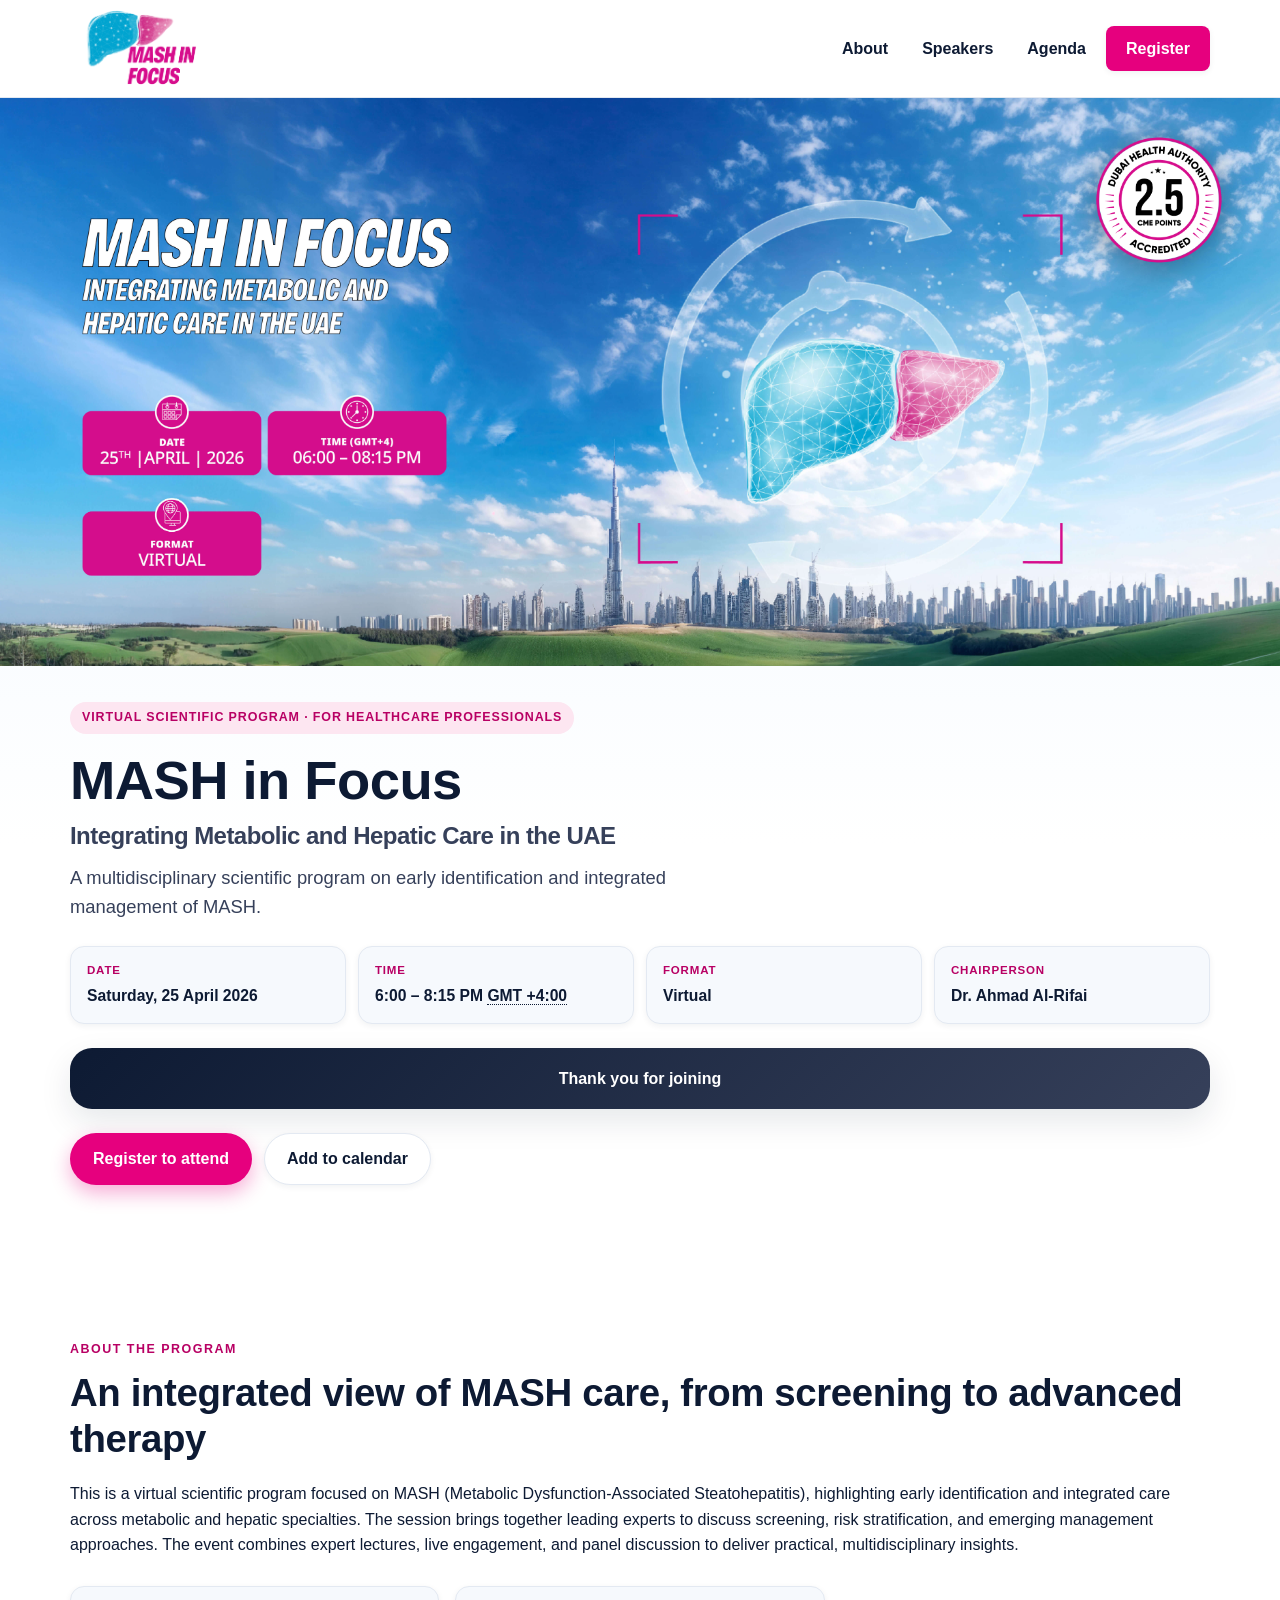
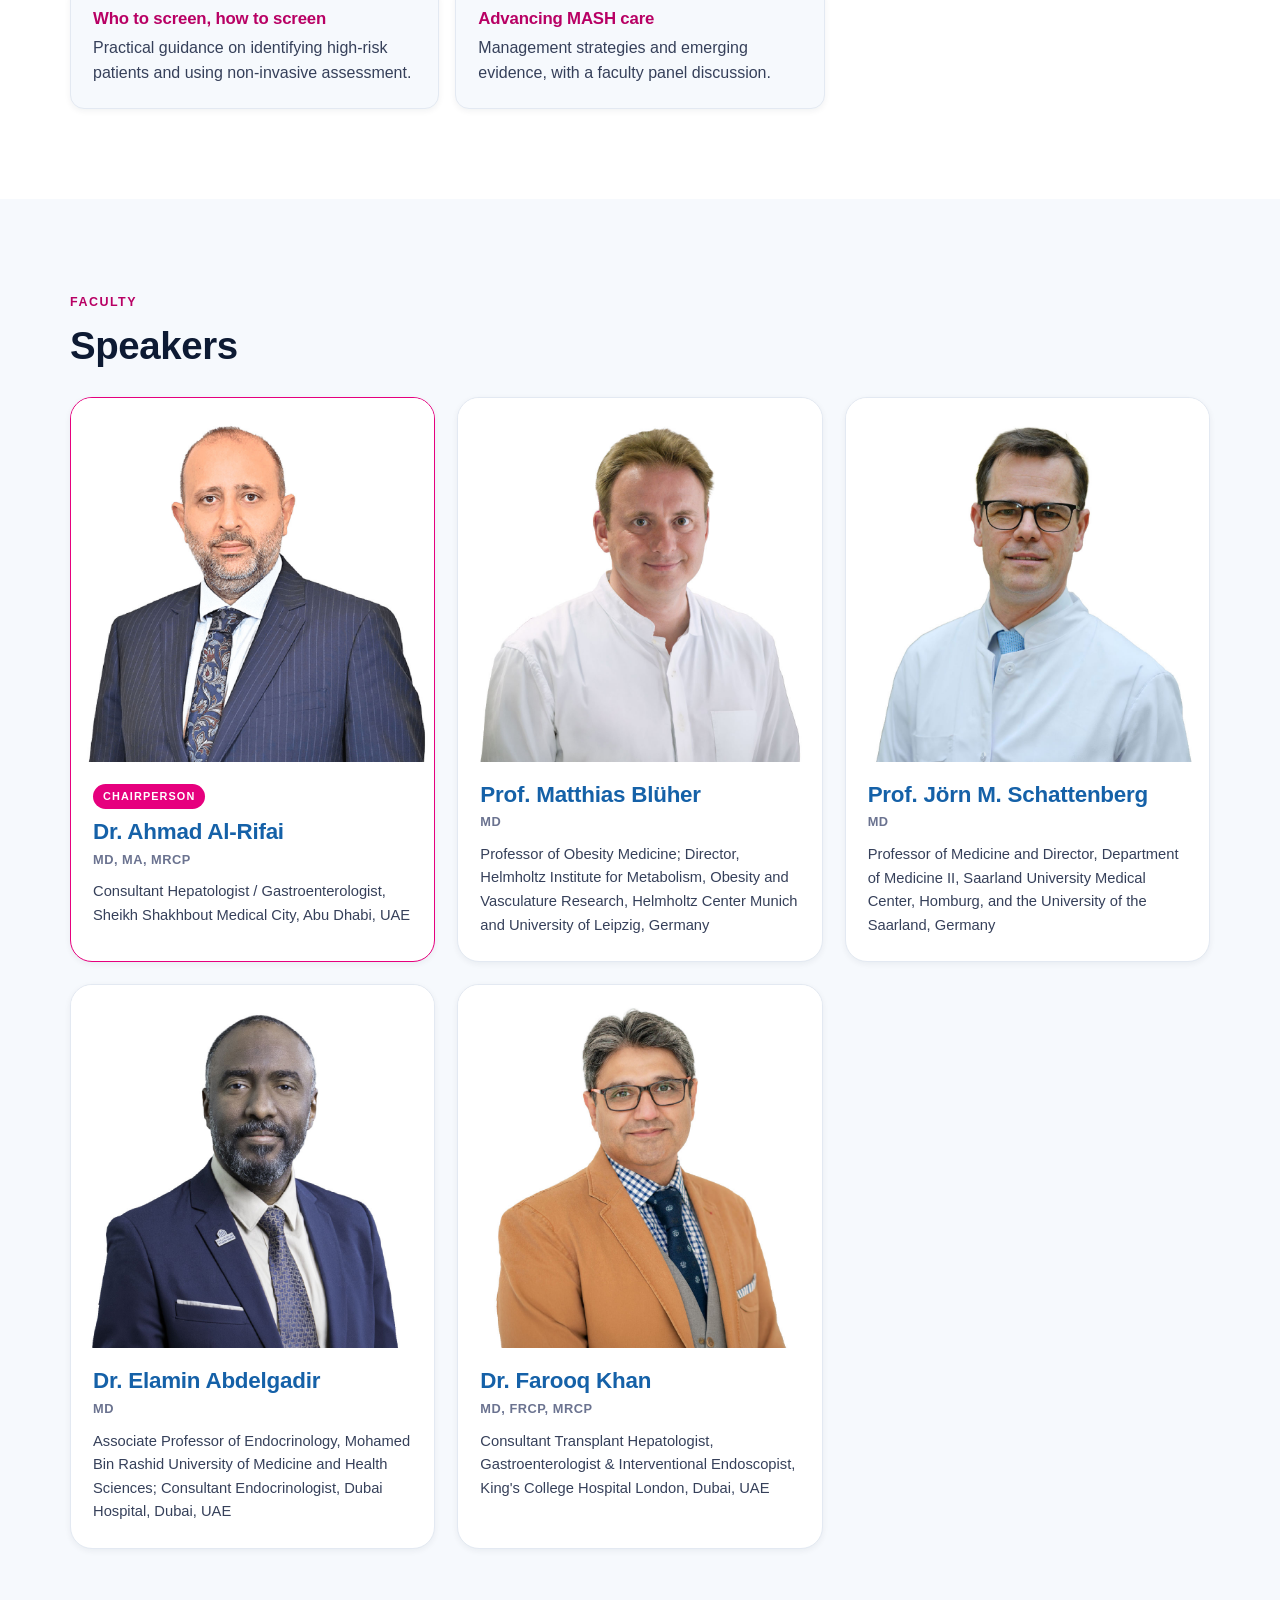
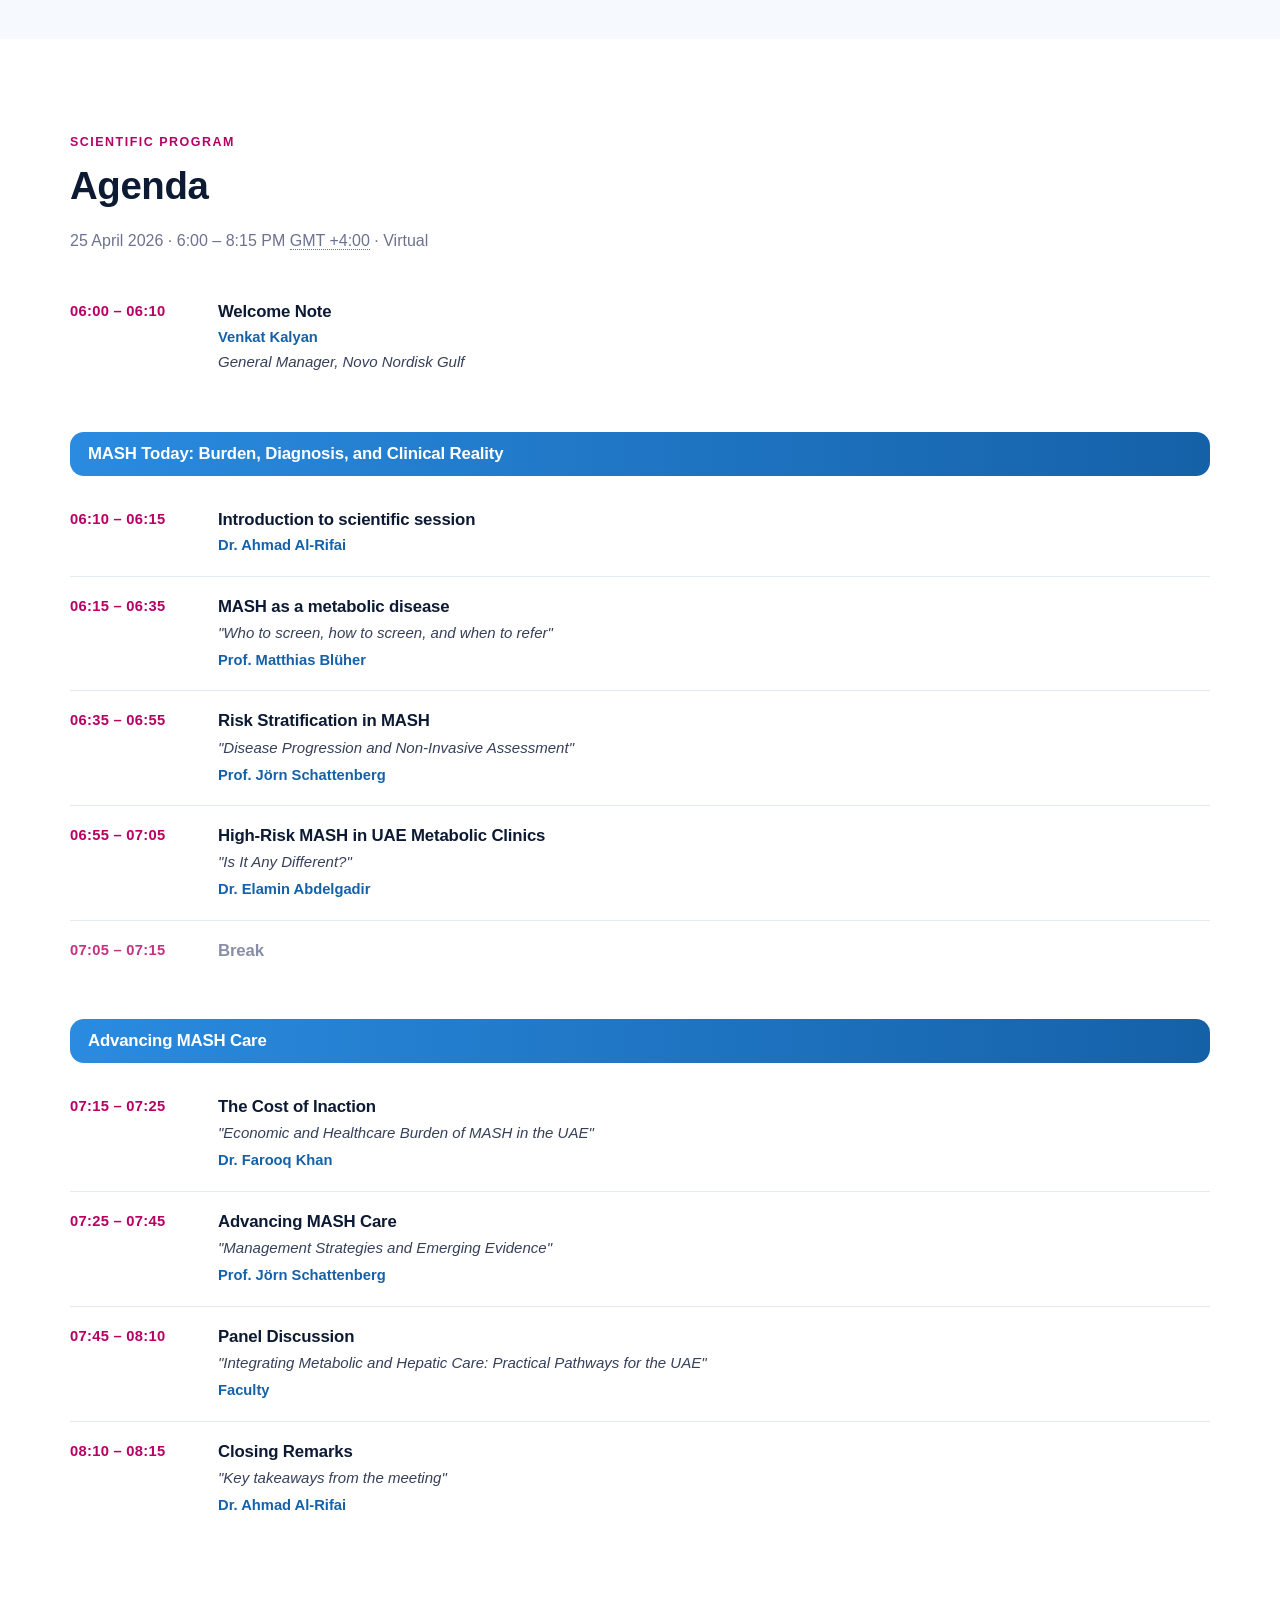
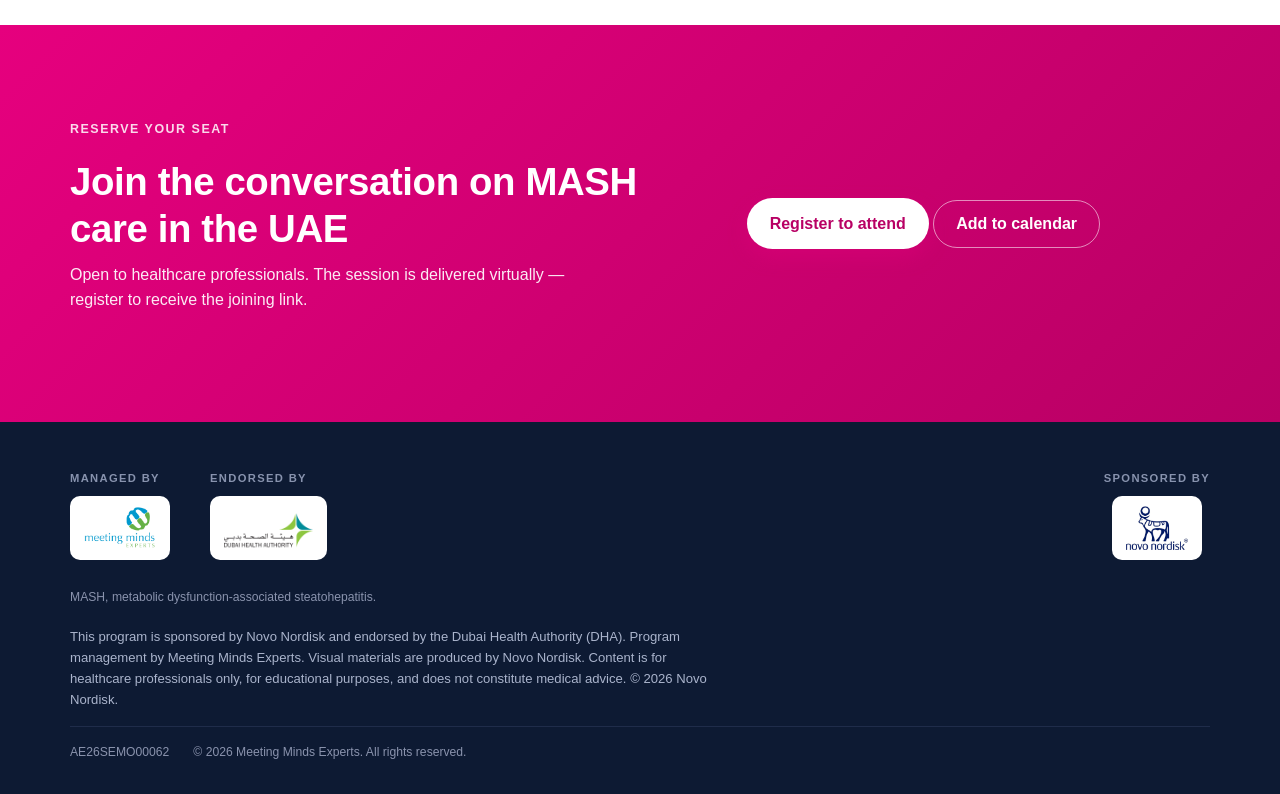
<file: index.html>
<!doctype html>
  <html lang="en">
  <head>
    <meta charset="utf-8">
    <meta name="viewport" content="width=device-width, initial-scale=1, viewport-fit=cover">
    <meta name="theme-color" content="#e6007e">
    <meta name="color-scheme" content="light">

    <!-- Google tag (gtag.js) -->
    <script async src="https://www.googletagmanager.com/gtag/js?id=G-HH081LKK8Q"></script>
    <script>
      window.dataLayer = window.dataLayer || [];
      function gtag(){dataLayer.push(arguments);}
      gtag('js', new Date());
      gtag('config', 'G-HH081LKK8Q');
    </script>

    <title>MASH in Focus: Integrating Metabolic and Hepatic Care in the UAE | 25 April 2026</title>
    <meta name="description" content="A virtual multidisciplinary scientific program on early identification and integrated management of MASH (metabolic dysfunction-associated steatohepatitis). Saturday, 25 April 2026, 6:00 – 8:15 PM (Gulf Standard Time). Chaired by Dr. Ahmad Al‑Rifai with leading hepatology and endocrinology faculty from the UAE and Germany. For healthcare professionals.">
    <meta name="keywords" content="MASH, metabolic dysfunction-associated steatohepatitis, NASH, semaglutide, hepatology, endocrinology, UAE, Dubai, Abu Dhabi, Novo Nordisk, liver disease, metabolic disease, scientific program, CME, healthcare professionals">
    <meta name="author" content="Novo Nordisk">
    <meta name="robots" content="index,follow,max-image-preview:large">

    <link rel="canonical" href="https://mashinfocus.com/">

    <!-- Open Graph -->
    <meta property="og:type" content="website">
    <meta property="og:site_name" content="MASH in Focus">
    <meta property="og:title" content="MASH in Focus: Integrating Metabolic and Hepatic Care in the UAE">
    <meta property="og:description" content="Virtual scientific program · 25 April 2026 · 6:00 – 8:15 PM (GMT +4:00). Chaired by Dr. Ahmad Al‑Rifai with leading hepatology and endocrinology faculty. For healthcare professionals.">
    <meta property="og:url" content="https://mashinfocus.com/">
    <meta property="og:image" content="https://mashinfocus.com/assets/img/og-cover.jpg">
    <meta property="og:image:width" content="1200">
    <meta property="og:image:height" content="630">
    <meta property="og:image:alt" content="MASH in Focus: Integrating Metabolic and Hepatic Care in the UAE, 25 April 2026, virtual scientific event.">
    <meta property="og:locale" content="en_AE">

    <!-- Twitter -->
    <meta name="twitter:card" content="summary_large_image">
    <meta name="twitter:title" content="MASH in Focus: Integrating Metabolic and Hepatic Care in the UAE">
    <meta name="twitter:description" content="Virtual scientific program · 25 April 2026 · 6:00 – 8:15 PM (GMT +4:00). For healthcare professionals.">
    <meta name="twitter:image" content="https://mashinfocus.com/assets/img/og-cover.jpg">

    <!-- Favicons -->
    <link rel="icon" href="favicon.svg" type="image/svg+xml">
    <link rel="icon" href="favicon.png" type="image/png" sizes="256x256">
    <link rel="icon" href="favicon-32.png" type="image/png" sizes="32x32">
    <link rel="apple-touch-icon" href="favicon.png">

    <!-- Preload key assets -->
    <link rel="preload" as="video" href="assets/videos/mash2.mp4" type="video/mp4" fetchpriority="high">
    <link rel="preload" as="style" href="assets/css/styles.css">

    <link rel="stylesheet" href="assets/css/styles.css">

    <!-- JSON-LD: Event -->
    <script type="application/ld+json">
    {
      "@context": "https://schema.org",
      "@type": "Event",
      "name": "MASH in Focus: Integrating Metabolic and Hepatic Care in the UAE",
      "description": "A multidisciplinary scientific program on early identification and integrated management of MASH (metabolic dysfunction-associated steatohepatitis). Chaired by Dr. Ahmad Al‑Rifai with leading hepatology and endocrinology faculty from the UAE and Germany. For healthcare professionals only.",
      "startDate": "2026-04-25T18:00:00+04:00",
      "endDate": "2026-04-25T20:15:00+04:00",
      "eventStatus": "https://schema.org/EventScheduled",
      "eventAttendanceMode": "https://schema.org/OnlineEventAttendanceMode",
      "location": {
        "@type": "VirtualLocation",
        "url": "https://mashinfocus.com/"
      },
      "image": [
        "https://mashinfocus.com/assets/img/og-cover.jpg",
        "https://mashinfocus.com/assets/img/mash-banner-desk.jpg"
      ],
      "organizer": {
        "@type": "Organization",
        "name": "Novo Nordisk",
        "url": "https://www.novonordisk.com/"
      },
      "sponsor": {
        "@type": "Organization",
        "name": "Novo Nordisk"
      },
      "performer": [
        { "@type": "Person", "name": "Dr. Ahmad Al-Rifai", "jobTitle": "Consultant Hepatologist/Gastroenterologist, Sheikh Shakhbout Medical City, Abu Dhabi, UAE" },
        { "@type": "Person", "name": "Prof. Matthias Blüher", "jobTitle": "Professor of Obesity Medicine; Director, Helmholtz Institute for Metabolism, Obesity and Vasculature Research, Helmholtz Center Munich and University of Leipzig, Germany" },
        { "@type": "Person", "name": "Prof. Jörn M. Schattenberg", "jobTitle": "Professor of Medicine and Director, Department of Medicine II, Saarland University Medical Center, Homburg, Germany" },
        { "@type": "Person", "name": "Dr. Elamin Abdelgadir", "jobTitle": "Associate Professor of Endocrinology, MBRU; Consultant Endocrinologist, Dubai Hospital, UAE" },
        { "@type": "Person", "name": "Dr. Farooq Khan", "jobTitle": "Consultant Transplant Hepatologist, Gastroenterologist & Interventional Endoscopist, King's College Hospital London, Dubai, UAE" }
      ],
      "audience": {
        "@type": "Audience",
        "audienceType": "Healthcare professionals"
      },
      "inLanguage": "en",
      "isAccessibleForFree": true,
      "offers": {
        "@type": "Offer",
        "url": "https://mashinfocus.com/#register",
        "price": "0",
        "priceCurrency": "AED",
        "availability": "https://schema.org/InStock",
        "validFrom": "2026-04-10T00:00:00+04:00"
      }
    }
    </script>

    <!-- JSON-LD: Organization (AEO) -->
    <script type="application/ld+json">
    {
      "@context": "https://schema.org",
      "@type": "MedicalWebPage",
      "name": "MASH in Focus — Scientific Program",
      "url": "https://mashinfocus.com/",
      "audience": {
        "@type": "MedicalAudience",
        "audienceType": "MedicalResearcher"
      },
      "about": {
        "@type": "MedicalCondition",
        "name": "Metabolic dysfunction-associated steatohepatitis (MASH)",
        "alternateName": ["NASH", "Non-alcoholic steatohepatitis"]
      }
    }
    </script>
  </head>
  <body>

    <a class="skip-link" href="#main">Skip to content</a>

    <header class="site-header" id="top">
      <div class="container nav-bar">
        <a class="brand" href="#top" aria-label="MASH — home">
          <img class="brand-mark" src="assets/img/mash.png" alt="" width="200" height="auto" aria-hidden="true">

        </a>
        <button class="nav-toggle" type="button" aria-expanded="false" aria-controls="primary-nav" aria-label="Open menu">
          <svg class="nav-toggle-icon nav-toggle-open" xmlns="http://www.w3.org/2000/svg" width="24" height="24" viewBox="0 0 24 24" fill="none" stroke="currentColor" stroke-width="2.2" stroke-linecap="round" stroke-linejoin="round" aria-hidden="true" focusable="false">
            <line x1="4" y1="7" x2="20" y2="7"></line>
            <line x1="4" y1="12" x2="20" y2="12"></line>
            <line x1="4" y1="17" x2="20" y2="17"></line>
          </svg>
          <svg class="nav-toggle-icon nav-toggle-close" xmlns="http://www.w3.org/2000/svg" width="24" height="24" viewBox="0 0 24 24" fill="none" stroke="currentColor" stroke-width="2.2" stroke-linecap="round" stroke-linejoin="round" aria-hidden="true" focusable="false">
            <line x1="6" y1="6" x2="18" y2="18"></line>
            <line x1="18" y1="6" x2="6" y2="18"></line>
          </svg>
        </button>
        <nav class="primary-nav" id="primary-nav" aria-label="Primary">
          <ul>
            <li><a href="#about">About</a></li>
            <li><a href="#speakers">Speakers</a></li>
            <li><a href="#agenda">Agenda</a></li>
            <li><a class="nav-cta" href="#register" data-register>Register</a></li>
          </ul>
        </nav>
      </div>
    </header>

    <main id="main">

      <!-- HERO -->
      <section class="hero" aria-labelledby="hero-title">
        <div class="hero-banner">
          <video
            class="hero-video"
            src="assets/videos/mash2.mp4"
            poster="assets/img/mash-banner-desk.jpg"
            autoplay
            muted
            loop
            playsinline
            preload="auto"
            aria-label="MASH in Focus — Integrating Metabolic and Hepatic Care in the UAE. 25 April 2026, 6:00 – 8:15 PM (GMT +4:00), Virtual.">
          </video>
          <img class="hero-cme-stamp" src="assets/img/cme-stamp.png" alt="CME accredited" width="160" height="160" loading="eager">
        </div>

        <div class="container hero-body">
          <p class="eyebrow">Virtual Scientific Program · For healthcare professionals</p>
          <h1 id="hero-title">MASH in Focus
            <span>Integrating Metabolic and Hepatic Care in the UAE</span>
          </h1>
          <p class="lede">A multidisciplinary scientific program on early identification and integrated management of MASH.</p>

          <ul class="event-meta" aria-label="Event details">
            <li>
              <span class="meta-label">Date</span>
              <strong><time datetime="2026-04-25">Saturday, 25 April 2026</time></strong>
            </li>
            <li>
              <span class="meta-label">Time</span>
              <strong>6:00 – 8:15 PM <abbr title="Gulf Standard Time">GMT +4:00</abbr></strong>
            </li>
            <li>
              <span class="meta-label">Format</span>
              <strong>Virtual</strong>
            </li>
            <li>
              <span class="meta-label">Chairperson</span>
              <strong>Dr. Ahmad Al-Rifai</strong>
            </li>
          </ul>

          <div class="countdown" aria-live="polite" aria-atomic="true" data-countdown>
            <div><span data-cd-days>--</span><small>days</small></div>
            <div><span data-cd-hours>--</span><small>hours</small></div>
            <div><span data-cd-mins>--</span><small>mins</small></div>
            <div><span data-cd-secs>--</span><small>secs</small></div>
          </div>

          <div class="cta-row">
            <a class="btn btn-primary" href="#register" data-register>Register to attend</a>
            <button class="btn btn-secondary" type="button" data-add-to-calendar>Add to calendar</button>
          </div>
        </div>
      </section>

      <!-- ABOUT -->
      <section class="section about" id="about" aria-labelledby="about-title">
        <div class="container">
          <p class="kicker">About the program</p>
          <h2 id="about-title">An integrated view of MASH care, from screening to advanced therapy</h2>
          <p>This is a virtual scientific program focused on MASH (Metabolic Dysfunction-Associated Steatohepatitis), highlighting early identification and integrated care across metabolic and hepatic specialties. The session brings together leading experts to discuss screening, risk stratification, and emerging management approaches. The event combines expert lectures, live engagement, and panel discussion to deliver practical, multidisciplinary insights.
  </p>
          <ul class="about-cards">
            <li>
              <h3>Who to screen, how to screen</h3>
              <p>Practical guidance on identifying high-risk patients and using non-invasive assessment.</p>
            </li>
            <li  style="display: none;" class="d-none hidden hide">
              <h3>UAE-specific clinical reality</h3>
              <p>The metabolic and economic burden of MASH in the UAE — and what to do about it.</p>
            </li>
            <li>
              <h3>Advancing MASH care</h3>
              <p>Management strategies and emerging evidence, with a faculty panel discussion.</p>
            </li>
          </ul>
        </div>
      </section>

      <!-- SPEAKERS -->
      <section class="section speakers" id="speakers" aria-labelledby="speakers-title">
        <div class="container">
          <p class="kicker">Faculty</p>
          <h2 id="speakers-title">Speakers</h2>

          <ul class="speaker-grid">
            <li class="speaker chairperson">
              <div class="speaker-photo">
                <img src="assets/img/Speakers/speaker-alrifai.jpg" alt="Portrait of Dr. Ahmad Al-Rifai" width="600" height="600" loading="lazy">
              </div>
              <div class="speaker-body">
                <p class="role-tag">Chairperson</p>
                <h3>Dr. Ahmad Al-Rifai</h3>
                <p class="creds">MD, MA, MRCP</p>
                <p class="affiliation">Consultant Hepatologist / Gastroenterologist,<br>Sheikh Shakhbout Medical City, Abu Dhabi, UAE</p>
              </div>
            </li>

            <li class="speaker">
              <div class="speaker-photo">
                <img src="assets/img/Speakers/speaker-blueher.jpg" alt="Portrait of Prof. Matthias Blüher" width="600" height="600" loading="lazy">
              </div>
              <div class="speaker-body">
                <h3>Prof. Matthias Blüher</h3>
                <p class="creds">MD</p>
                <p class="affiliation">Professor of Obesity Medicine; Director, Helmholtz Institute for Metabolism, Obesity and Vasculature Research, Helmholtz Center Munich and University of Leipzig, Germany</p>
              </div>
            </li>

            <li class="speaker">
              <div class="speaker-photo">
                <img src="assets/img/Speakers/speaker-schattenberg.jpg" alt="Portrait of Prof. Jörn M. Schattenberg" width="600" height="600" loading="lazy">
              </div>
              <div class="speaker-body">
                <h3>Prof. Jörn M. Schattenberg</h3>
                <p class="creds">MD</p>
                <p class="affiliation">Professor of Medicine and Director, Department of Medicine&nbsp;II, Saarland University Medical Center, Homburg, and the University of the Saarland, Germany</p>
              </div>
            </li>

            <li class="speaker">
              <div class="speaker-photo">
                <img src="assets/img/Speakers/speaker-abdelgadir.jpg" alt="Portrait of Dr. Elamin Abdelgadir" width="600" height="600" loading="lazy">
              </div>
              <div class="speaker-body">
                <h3>Dr. Elamin Abdelgadir</h3>
                <p class="creds">MD</p>
                <p class="affiliation">Associate Professor of Endocrinology, Mohamed Bin Rashid University of Medicine and Health Sciences; Consultant Endocrinologist, Dubai Hospital, Dubai, UAE</p>
              </div>
            </li>

            <li class="speaker">
              <div class="speaker-photo">
                <img src="assets/img/Speakers/speaker-khan.jpg" alt="Portrait of Dr. Farooq Khan" width="600" height="600" loading="lazy">
              </div>
              <div class="speaker-body">
                <h3>Dr. Farooq Khan</h3>
                <p class="creds">MD, FRCP, MRCP</p>
                <p class="affiliation">Consultant Transplant Hepatologist, Gastroenterologist &amp; Interventional Endoscopist, King's College Hospital London, Dubai, UAE</p>
              </div>
            </li>
          </ul>
        </div>
      </section>

      <!-- AGENDA -->
      <section class="section agenda" id="agenda" aria-labelledby="agenda-title">
        <div class="container">
          <p class="kicker">Scientific program</p>
          <h2 id="agenda-title">Agenda</h2>
          <p class="agenda-meta">25 April 2026 · 6:00 – 8:15 PM <abbr title="Gulf Standard Time">GMT +4:00</abbr> · Virtual</p>

          <ol class="agenda-list">
            <li>
              <span class="time">06:00 – 06:10</span>
              <div>
                <h3>Welcome Note</h3>
                <p class="agenda-speaker">Venkat Kalyan</p>
                <p class="agenda-topic">General Manager, Novo Nordisk Gulf</p>
              </div>
            </li>
          </ol>

          <h3 class="agenda-track">MASH Today: Burden, Diagnosis, and Clinical Reality</h3>
          <ol class="agenda-list">
            <li>
              <span class="time">06:10 – 06:15</span>
              <div>
                <h4>Introduction to scientific session</h4>
                <p class="agenda-speaker">Dr. Ahmad Al-Rifai</p>
              </div>
            </li>
            <li>
              <span class="time">06:15 – 06:35</span>
              <div>
                <h4>MASH as a metabolic disease</h4>
                <p class="agenda-topic">"Who to screen, how to screen, and when to refer"</p>
                <p class="agenda-speaker">Prof. Matthias Blüher</p>
              </div>
            </li>
            <li>
              <span class="time">06:35 – 06:55</span>
              <div>
                <h4>Risk Stratification in MASH</h4>
                <p class="agenda-topic">"Disease Progression and Non‑Invasive Assessment"</p>
                <p class="agenda-speaker">Prof. Jörn Schattenberg</p>
              </div>
            </li>
            <li>
              <span class="time">06:55 – 07:05</span>
              <div>
                <h4>High‑Risk MASH in UAE Metabolic Clinics</h4>
                <p class="agenda-topic">"Is It Any Different?"</p>
                <p class="agenda-speaker">Dr. Elamin Abdelgadir</p>
              </div>
            </li>
            <li class="agenda-break">
              <span class="time">07:05 – 07:15</span>
              <div>
                <h4>Break</h4>
              </div>
            </li>
          </ol>

          <h3 class="agenda-track">Advancing MASH Care</h3>
          <ol class="agenda-list">
            <li>
              <span class="time">07:15 – 07:25</span>
              <div>
                <h4>The Cost of Inaction</h4>
                <p class="agenda-topic">"Economic and Healthcare Burden of MASH in the UAE"</p>
                <p class="agenda-speaker">Dr. Farooq Khan</p>
              </div>
            </li>
            <li>
              <span class="time">07:25 – 07:45</span>
              <div>
                <h4>Advancing MASH Care</h4>
                <p class="agenda-topic">"Management Strategies and Emerging Evidence"</p>
                <p class="agenda-speaker">Prof. Jörn Schattenberg</p>
              </div>
            </li>
            <li>
              <span class="time">07:45 – 08:10</span>
              <div>
                <h4>Panel Discussion</h4>
                <p class="agenda-topic">"Integrating Metabolic and Hepatic Care: Practical Pathways for the UAE"</p>
                <p class="agenda-speaker">Faculty</p>
              </div>
            </li>
            <li>
              <span class="time">08:10 – 08:15</span>
              <div>
                <h4>Closing Remarks</h4>
                <p class="agenda-topic">"Key takeaways from the meeting"</p>
                <p class="agenda-speaker">Dr. Ahmad Al-Rifai</p>
              </div>
            </li>
          </ol>
        </div>
      </section>

      <!-- REGISTER CTA -->
      <section class="section cta-strip" id="register" aria-labelledby="register-title">
        <div class="container cta-strip-inner">
          <div>
            <p class="kicker light">Reserve your seat</p>
            <h2 id="register-title">Join the conversation on MASH care in the UAE</h2>
            <p>Open to healthcare professionals. The session is delivered virtually — register to receive the joining link.</p>
          </div>
          <div class="cta-rows">
            <a class="btn btn-primary btn-on-dark" href="register.html" target="_blank" rel="noopener" data-register>Register to attend</a>
            <button class="btn btn-ghost" type="button" data-add-to-calendar>Add to calendar</button>
          </div>
        </div>
      </section>

    </main>

    <div data-include="partials/footer.html"></div>

    <script src="assets/js/main.js" defer></script>
  </body>
  </html>
</file>
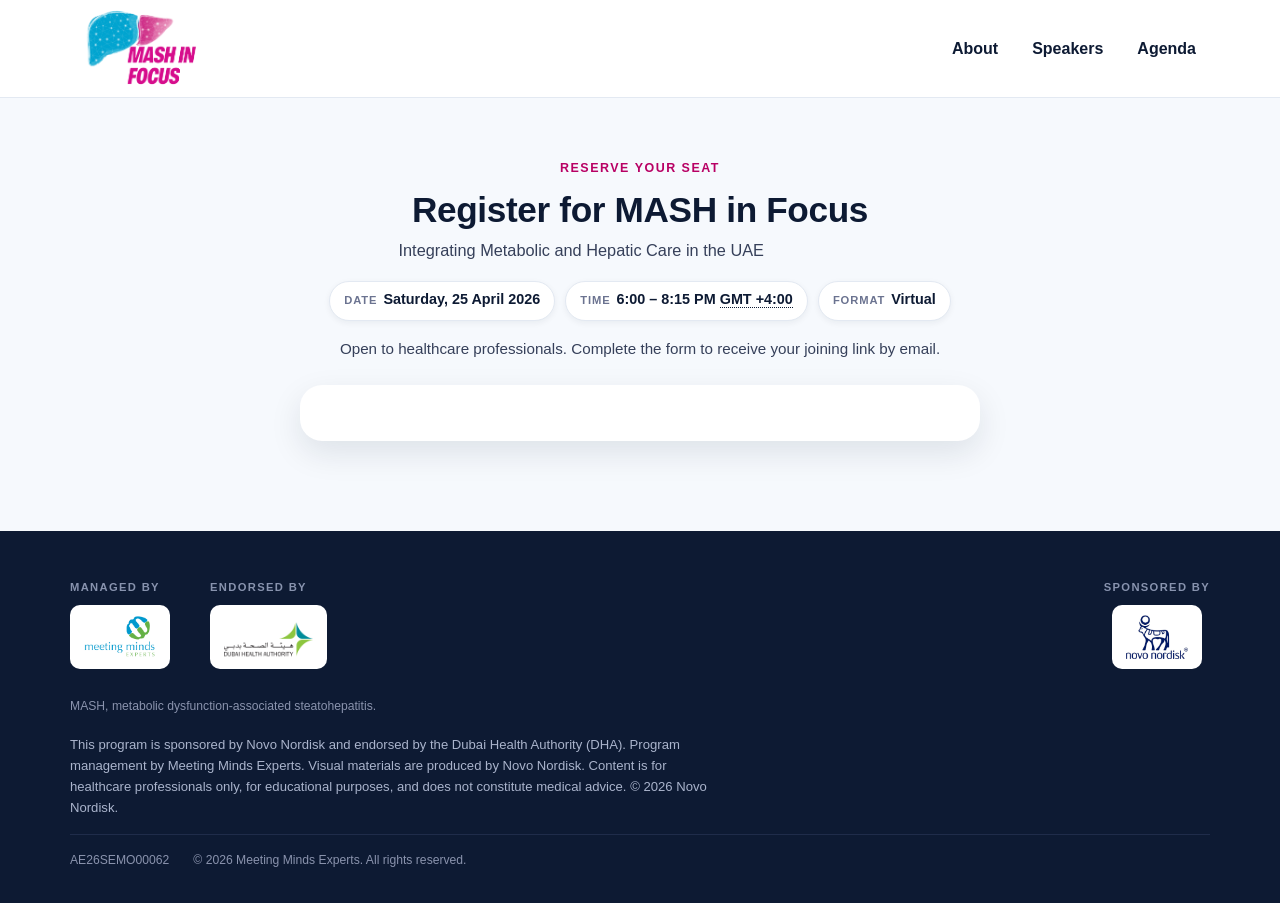
<file: register.html>
<!doctype html>
<html lang="en">
<head>
  <meta charset="utf-8">
  <meta name="viewport" content="width=device-width, initial-scale=1, viewport-fit=cover">
  <meta name="theme-color" content="#e6007e">
  <meta name="color-scheme" content="light">

  <!-- Google tag (gtag.js) -->
  <script async src="https://www.googletagmanager.com/gtag/js?id=G-HH081LKK8Q"></script>
  <script>
    window.dataLayer = window.dataLayer || [];
    function gtag(){dataLayer.push(arguments);}
    gtag('js', new Date());
    gtag('config', 'G-HH081LKK8Q');
  </script>

  <title>Register · MASH in Focus | 25 April 2026</title>
  <meta name="description" content="Register for MASH in Focus: Integrating Metabolic and Hepatic Care in the UAE. Virtual scientific program on Saturday, 25 April 2026, 6:00 – 8:15 PM (GMT +4:00). For healthcare professionals.">
  <meta name="robots" content="noindex,follow">

  <link rel="icon" href="favicon.svg" type="image/svg+xml">
  <link rel="icon" href="favicon.png" type="image/png" sizes="256x256">
  <link rel="icon" href="favicon-32.png" type="image/png" sizes="32x32">
  <link rel="apple-touch-icon" href="favicon.png">

  <link rel="stylesheet" href="assets/css/styles.css">
</head>
<body class="register-page">

  <a class="skip-link" href="#main">Skip to content</a>

  <header class="site-header" id="top">
    <div class="container nav-bar">
      <a class="brand" href="index.html" aria-label="MASH in Focus — home">
        <img class="brand-mark" src="assets/img/mash.png" alt="" width="200" height="auto" aria-hidden="true">
      </a>
      <nav class="primary-nav" aria-label="Primary">
        <ul>
          <li><a href="index.html#about">About</a></li>
          <li><a href="index.html#speakers">Speakers</a></li>
          <li><a href="index.html#agenda">Agenda</a></li>
        </ul>
      </nav>
    </div>
  </header>

  <main id="main">
    <section class="section register-section" aria-labelledby="register-title">
      <div class="container register-layout">
        <div class="register-intro">
          <p class="kicker">Reserve your seat</p>
          <h1 id="register-title">Register for MASH in Focus</h1>
          <p class="lede">Integrating Metabolic and Hepatic Care in the UAE</p>

          <ul class="event-meta" aria-label="Event details">
            <li>
              <span class="meta-label">Date</span>
              <strong><time datetime="2026-04-25">Saturday, 25 April 2026</time></strong>
            </li>
            <li>
              <span class="meta-label">Time</span>
              <strong>6:00 – 8:15 PM <abbr title="Gulf Standard Time">GMT +4:00</abbr></strong>
            </li>
            <li>
              <span class="meta-label">Format</span>
              <strong>Virtual</strong>
            </li>
          </ul>

          <p class="register-note">Open to healthcare professionals. Complete the form to receive your joining link by email.</p>
        </div>

        <div class="register-widget" aria-label="Registration form">
          <div id="bigmarker-conference-widget-container53be47fbc530"></div>
          <script src="https://www.bigmarker.com/widget/register_widget.js?club=medulive&conference=53be47fbc530&widget_type=form_register&series_register=&upcoming_sub_title=&live_sub_title=&rec_sub_title=&upcoming_button_text=&live_button_text=&rec_button_text=&link_to_channel=true&form_type=all_fields&widget_width=&widget_height=0&enable_iframe=false&background_color=ffffff&btext_color=2d374d&link_color=00A4D0&ltext_color=ffffff&redirect_to_confirmation_page=0&widget_button_registered_content=&widget_webinar_descriptions=&widget_redirect_type=no_redirect&cid=100c694fa34c" type="text/javascript"></script>
          </div>
      </div>
    </section>
  </main>

  <div data-include="partials/footer.html"></div>

  <script src="assets/js/main.js" defer></script>
</body>
</html>
</file>
<file: assets/css/styles.css>
/* =========================================================
   Wegovy® in MASH — landing page styles
   Mobile-first. Brand palette mirrors the Save the Date.
   ========================================================= */

:root {
  --brand:        #e6007e;          /* Wegovy magenta */
  --brand-dark:   #b80064;
  --brand-soft:   #fde6f1;
  --accent:       #2a8be0;          /* Sky blue */
  --accent-dark:  #1561a8;
  --accent-soft:  #e6f1fb;
  --ink:          #0d1a33;          /* Deep navy */
  --ink-2:        #36405a;
  --muted:        #6b7390;
  --paper:        #ffffff;
  --paper-2:      #f6f9fd;
  --line:         #e3e9f2;
  --shadow-sm:    0 2px 6px rgba(13,26,51,.06);
  --shadow-md:    0 12px 32px rgba(13,26,51,.10);
  --shadow-lg:    0 24px 60px rgba(13,26,51,.14);
  --radius:       14px;
  --radius-lg:    22px;
  --container:    1180px;
  --header-h:     64px;
  --font-sans:    -apple-system, BlinkMacSystemFont, "Segoe UI", Roboto, "Helvetica Neue", Arial, "Noto Sans", sans-serif;
}

* { box-sizing: border-box; }
*::before, *::after { box-sizing: border-box; }

html {
  scroll-behavior: smooth;
  scroll-padding-top: calc(var(--header-h) + 12px);
  -webkit-text-size-adjust: 100%;
}
@media (prefers-reduced-motion: reduce) {
  html { scroll-behavior: auto; }
  *, *::before, *::after { animation: none !important; transition: none !important; }
}

body {
  margin: 0;
  font-family: var(--font-sans);
  font-size: 16px;
  line-height: 1.6;
  color: var(--ink);
  background: var(--paper);
  -webkit-font-smoothing: antialiased;
  text-rendering: optimizeLegibility;
}

img, svg { max-width: 100%; height: auto; display: block; }

a { color: var(--accent-dark); text-decoration: none; }
a:hover { text-decoration: underline; }

h1, h2, h3, h4 { color: var(--ink); line-height: 1.2; margin: 0 0 .5em; font-weight: 800; letter-spacing: -.01em; }
h1 { font-size: clamp(1.9rem, 4.6vw + .5rem, 3.4rem); }
h2 { font-size: clamp(1.6rem, 2.2vw + .8rem, 2.4rem); }
h3 { font-size: clamp(1.15rem, 1vw + .7rem, 1.4rem); }
h4 { font-size: 1.05rem; margin: 0 0 .3em; }
p  { margin: 0 0 1em; }

sup { font-size: .55em; vertical-align: super; }

abbr[title] { text-decoration: none; border-bottom: 1px dotted currentColor; cursor: help; }

.container {
  width: 100%;
  max-width: var(--container);
  margin: 0 auto;
  padding: 0 20px;
}

.skip-link {
  position: absolute; left: -9999px; top: 0;
  background: var(--ink); color: #fff; padding: 12px 16px; z-index: 1000; border-radius: 0 0 8px 0;
}
.skip-link:focus { left: 0; }

:focus-visible {
  outline: 3px solid var(--brand);
  outline-offset: 3px;
  border-radius: 4px;
}

/* ============== HEADER / NAV ============== */

.site-header {
  position: sticky; top: 0; z-index: 50;
  background: rgba(255,255,255,.92);
  backdrop-filter: saturate(140%) blur(10px);
  -webkit-backdrop-filter: saturate(140%) blur(10px);
  border-bottom: 1px solid var(--line);
}
.nav-bar {
  display: flex;
  align-items: center;
  justify-content: space-between;
  min-height: var(--header-h);
  gap: 16px;
}
.brand {
  display: inline-flex; align-items: center; gap: 10px;
  color: var(--ink); text-decoration: none;
}
.brand-mark {
  display: inline-grid; 
  place-items: center;
  width: 150px;
  border-radius: 10px;
  background: linear-gradient(135deg, var(--brand) 0%, var(--brand-dark) 100%);
  color: #fff; font-weight: 900; font-size: 1.05rem;
  box-shadow: var(--shadow-sm);
}
img.brand-mark {
  width: 150px; height: auto;
  background: none; box-shadow: none;
  border-radius: 6px; object-fit: contain;
}
.brand-text { display: flex; flex-direction: column; line-height: 1.15; }
.brand-text strong { font-size: .98rem; font-weight: 800; }
.brand-text small { font-size: .7rem; color: var(--muted); letter-spacing: .04em; text-transform: uppercase; }

.nav-toggle {
  appearance: none; background: transparent; border: 1px solid var(--line);
  width: 44px; height: 44px; border-radius: 10px;
  display: inline-grid; place-items: center;
  color: var(--ink);
  cursor: pointer;
  transition: background-color .2s ease, border-color .2s ease;
}
.nav-toggle:hover { background: var(--paper-2); }
.nav-toggle:focus-visible { outline: 2px solid var(--brand); outline-offset: 2px; }
.nav-toggle-icon {
  grid-area: 1 / 1;
  width: 24px; height: 24px;
  transition: opacity .2s ease, transform .25s ease;
}
.nav-toggle-close { opacity: 0; transform: rotate(-45deg); pointer-events: none; }
.nav-toggle[aria-expanded="true"] .nav-toggle-open  { opacity: 0; transform: rotate(45deg); pointer-events: none; }
.nav-toggle[aria-expanded="true"] .nav-toggle-close { opacity: 1; transform: rotate(0); pointer-events: auto; }

.primary-nav {
  position: absolute; top: var(--header-h); left: 0; right: 0;
  background: #fff; border-bottom: 1px solid var(--line);
  transform: translateY(-12px); opacity: 0; pointer-events: none;
  transition: transform .25s ease, opacity .2s ease;
}
.primary-nav.is-open { transform: translateY(0); opacity: 1; pointer-events: auto; }
.primary-nav ul {
  list-style: none; margin: 0; padding: 14px 20px;
  display: flex; flex-direction: column; gap: 4px;
  max-width: var(--container); margin: 0 auto;
}
.primary-nav a {
  display: block; padding: 12px 8px; border-radius: 8px;
  color: var(--ink); font-weight: 600; text-decoration: none;
}
.primary-nav a:hover { background: var(--paper-2); }
.nav-cta {
  margin-top: 6px;
  background: var(--brand); color: #fff !important; text-align: center;
  padding: 12px 18px !important; border-radius: 999px;
  box-shadow: var(--shadow-sm);
}
.primary-nav a.nav-cta:hover{ background: var(--brand-dark); text-decoration: none; }
.nav-cta:hover { background: var(--brand-dark); text-decoration: none; }

@media (min-width: 880px) {
  .nav-toggle { display: none; }
  .primary-nav {
    position: static; transform: none; opacity: 1; pointer-events: auto;
    background: transparent; border: 0;
  }
  .primary-nav ul {
    flex-direction: row; align-items: center; gap: 6px; padding: 0;
  }
  .primary-nav a { padding: 10px 14px; }
  .nav-cta { margin-top: 0; padding: 10px 20px !important; }
}

/* ============== HERO ============== */

.hero {
  background: linear-gradient(180deg, #eaf4ff 0%, #ffffff 65%);
  padding-bottom: clamp(28px, 5vw, 60px);
}
.hero-banner {
  width: 100%;
  margin: 0;
  overflow: hidden;
  position: relative;
}
.hero-banner > video,
.hero-banner > picture img {
  width: 100%;
  height: auto;
  display: block;
}
.hero-cme-stamp {
  position: absolute;
  top: clamp(12px, 2.5vw, 28px);
  right: clamp(24px, 4vw, 56px);
  width: clamp(72px, 11vw, 140px);
  height: auto;
  filter: drop-shadow(0 6px 16px rgba(0,0,0,.35));
  pointer-events: none;
  z-index: 2;
}
.hero-body {
  margin-top: clamp(20px, 3vw, 36px);
}
.eyebrow {
  display: inline-block;
  background: var(--brand-soft);
  color: var(--brand-dark);
  font-weight: 700; font-size: .78rem;
  letter-spacing: .07em; text-transform: uppercase;
  padding: 6px 12px; border-radius: 999px;
  margin: 0 0 14px;
}
.hero h1 {
  margin: 0 0 12px;
}
.hero h1 span {
  display: block;
  font-size: clamp(1rem, 1.4vw + .6rem, 1.5rem);
  font-weight: 600; color: var(--ink-2); margin-top: .35em;
}
.lede {
  font-size: clamp(1rem, .6vw + .85rem, 1.15rem);
  color: var(--ink-2);
  max-width: 62ch;
  margin-bottom: 24px;
}

.event-meta {
  list-style: none; padding: 0; margin: 0 0 24px;
  display: grid; gap: 12px;
  grid-template-columns: 1fr 1fr;
}
.event-meta li {
  background: var(--paper-2);
  border: 1px solid var(--line);
  border-radius: var(--radius);
  padding: 14px 16px;
  box-shadow: var(--shadow-sm);
}
.meta-label {
  display: block;
  font-size: .72rem; font-weight: 700;
  color: var(--brand-dark);
  letter-spacing: .07em; text-transform: uppercase;
  margin-bottom: 4px;
}
.event-meta strong { font-size: .98rem; color: var(--ink); font-weight: 700; }

@media (min-width: 720px) {
  .event-meta { grid-template-columns: repeat(4, 1fr); }
}

/* Countdown */
.countdown {
  display: grid; grid-template-columns: repeat(4, 1fr);
  gap: 8px;
  background: linear-gradient(135deg, var(--brand) 0%, var(--brand-dark) 100%);
  color: #fff;
  padding: 18px;
  border-radius: var(--radius-lg);
  box-shadow: var(--shadow-md);
  margin: 8px 0 24px;
  text-align: center;
  font-variant-numeric: tabular-nums;
}
.countdown > div {
  display: flex; flex-direction: column; align-items: center;
  padding: 6px 4px;
  border-right: 1px solid rgba(255,255,255,.18);
}
.countdown > div:last-child { border-right: 0; }
.countdown span {
  font-size: clamp(1.6rem, 4vw, 2.6rem);
  font-weight: 800; line-height: 1; letter-spacing: -.02em;
}
.countdown small {
  font-size: .65rem; text-transform: uppercase; letter-spacing: .12em;
  margin-top: 6px; opacity: .9;
}
.countdown.is-live { background: linear-gradient(135deg, #1d9b5e 0%, #117a47 100%); }
.countdown.is-live::before {
  content: "● Live now";
  grid-column: 1 / -1; font-weight: 800; letter-spacing: .08em;
  text-transform: uppercase; font-size: .9rem;
}
.countdown.is-live > div { display: none; }
.countdown.is-ended {
  background: linear-gradient(135deg, var(--ink) 0%, var(--ink-2) 100%);
}
.countdown.is-ended::before {
  content: "Thank you for joining";
  grid-column: 1 / -1; font-weight: 800; font-size: 1rem;
}
.countdown.is-ended > div { display: none; }

/* CTA buttons */
.cta-row {
  display: flex; flex-wrap: wrap; gap: 12px;
}
.hero .cta-row .btn,
.cta-strip .cta-row .btn { max-width: 350px; }
@media (max-width: 720px) {
  .hero .cta-row,
  .cta-strip .cta-row { flex-direction: column; align-items: stretch; }
  .hero .cta-row .btn,
  .cta-strip .cta-row .btn { width: 100%; max-width: 350px; }
}
.btn {
  display: inline-flex; align-items: center; justify-content: center;
  min-height: 48px; padding: 12px 22px;
  border-radius: 999px; border: 1px solid transparent;
  font-family: inherit; font-size: 1rem; font-weight: 700;
  cursor: pointer; text-decoration: none;
  transition: transform .15s ease, box-shadow .2s ease, background .2s ease, color .2s ease;
}
.btn:hover { transform: translateY(-1px); text-decoration: none; }
.btn-primary {
  background: var(--brand); color: #fff;
  box-shadow: 0 8px 20px rgba(230,0,126,.32);
}
.btn-primary:hover { background: var(--brand-dark); }
.btn-secondary {
  background: #fff; color: var(--ink); border-color: var(--line);
  box-shadow: var(--shadow-sm);
}
.btn-secondary:hover { border-color: var(--brand); color: var(--brand-dark); }
.btn-on-dark { background: #fff; color: var(--brand-dark); }
.btn-on-dark:hover { background: var(--paper-2); }
.btn-ghost {
  background: transparent; color: #fff; border-color: rgba(255,255,255,.55);
}
.btn-ghost:hover { background: rgba(255,255,255,.12); border-color: #fff; }

/* ============== SECTIONS ============== */

.section {
  padding: clamp(48px, 7vw, 96px) 0;
}
.section.about       { background: var(--paper); }
.section.speakers    { background: var(--paper-2); }
.section.agenda      { background: var(--paper); }
.section.cta-strip   {
  background: linear-gradient(135deg, var(--brand) 0%, var(--brand-dark) 100%);
  color: #fff;
}

.kicker {
  display: inline-block;
  font-size: .78rem; font-weight: 700;
  letter-spacing: .12em; text-transform: uppercase;
  color: var(--brand-dark);
  margin: 0 0 10px;
}
.kicker.light { color: rgba(255,255,255,.85); }

/* ABOUT cards */
.about-cards {
  list-style: none; padding: 0; margin: 28px 0 0;
  display: grid; gap: 16px;
  grid-template-columns: 1fr;
}
.about-cards li {
  background: var(--paper-2);
  border: 1px solid var(--line);
  border-radius: var(--radius);
  padding: 22px;
  box-shadow: var(--shadow-sm);
}
.about-cards h3 { color: var(--brand-dark); font-size: 1.05rem; margin-bottom: 6px; }
.about-cards p  { margin: 0; color: var(--ink-2); }
@media (min-width: 720px) {
  .about-cards { grid-template-columns: repeat(3, 1fr); }
}

/* SPEAKERS */
.speaker-grid {
  list-style: none; padding: 0; margin: 28px 0 0;
  display: grid; gap: 22px;
  grid-template-columns: 1fr;
}
@media (min-width: 640px)  { .speaker-grid { grid-template-columns: repeat(2, 1fr); } }
@media (min-width: 980px)  { .speaker-grid { grid-template-columns: repeat(3, 1fr); } }

.speaker {
  background: #fff;
  border: 1px solid var(--line);
  border-radius: var(--radius-lg);
  overflow: hidden;
  box-shadow: var(--shadow-sm);
  display: flex; flex-direction: column;
  transition: transform .2s ease, box-shadow .25s ease;
}
.speaker:hover { transform: translateY(-3px); box-shadow: var(--shadow-md); }
.speaker.chairperson { border-color: var(--brand); }
.speaker-photo {
  aspect-ratio: 1 / 1; background: var(--accent-soft); overflow: hidden;
}
.speaker-photo img { width: 100%; height: 100%; object-fit: cover; }
.speaker-body { padding: 20px 22px 24px; }
.role-tag {
  display: inline-block;
  background: var(--brand); color: #fff;
  font-size: .68rem; font-weight: 800; letter-spacing: .1em;
  text-transform: uppercase; padding: 4px 10px; border-radius: 999px;
  margin: 0 0 10px;
}
.speaker h3 { margin: 0 0 4px; color: var(--accent-dark); }
.creds { font-size: .8rem; color: var(--muted); margin: 0 0 10px; font-weight: 600; letter-spacing: .04em; }
.affiliation { font-size: .92rem; color: var(--ink-2); margin: 0; }

/* AGENDA */
.agenda-meta { color: var(--muted); margin: 0 0 28px; }
.agenda-track {
  margin: 36px 0 14px;
  padding: 12px 18px;
  background: linear-gradient(90deg, var(--accent) 0%, var(--accent-dark) 100%);
  color: #fff;
  border-radius: var(--radius);
  font-size: 1.05rem;
}
.agenda-list {
  list-style: none; padding: 0; margin: 0;
  display: flex; flex-direction: column;
}
.agenda-list li {
  display: grid;
  grid-template-columns: 1fr;
  gap: 4px 18px;
  padding: 18px 0;
  border-bottom: 1px solid var(--line);
}
.agenda-list li:last-child { border-bottom: 0; }
.time {
  font-variant-numeric: tabular-nums;
  font-weight: 800; color: var(--brand-dark); font-size: .92rem;
  letter-spacing: .02em;
}
.agenda-list h3, .agenda-list h4 {
  margin: 2px 0 4px; color: var(--ink); font-size: 1.05rem;
}
.agenda-topic { margin: 0 0 4px; color: var(--ink-2); font-style: italic; font-size: .94rem; }
.agenda-speaker { margin: 0; color: var(--accent-dark); font-weight: 600; font-size: .92rem; }
.agenda-break { opacity: .8; }
.agenda-break h4 { color: var(--muted); }

@media (min-width: 720px) {
  .agenda-list li {
    grid-template-columns: 130px 1fr;
    align-items: start;
  }
}

/* CTA STRIP */
.cta-strip-inner {
  display: grid; gap: 28px; align-items: center;
  grid-template-columns: 1fr;
}
.cta-strip h2 { color: #fff; margin: 0 0 10px; }
.cta-strip p { color: rgba(255,255,255,.92); margin: 0 0 20px; max-width: 56ch; }
@media (min-width: 880px) {
  .cta-strip-inner { grid-template-columns: 1.4fr 1fr; }
}

/* REGISTER PAGE */
.register-page { background: var(--paper-2); }
.register-section { padding-top: clamp(32px, 5vw, 56px); }
.register-layout {
  max-width: 720px;
  margin: 0 auto;
  display: flex;
  flex-direction: column;
  gap: 24px;
}
.register-intro { text-align: center; }
.register-intro .kicker { color: var(--brand-dark); }
.register-intro h1 {
  font-size: clamp(1.6rem, 2.4vw + .7rem, 2.2rem);
  margin-bottom: 6px;
}
.register-intro .lede {
  margin: 0 0 18px;
  font-size: 1.02rem;
  color: var(--ink-2);
}
.register-intro .event-meta {
  margin: 0 0 16px;
  display: flex;
  flex-wrap: wrap;
  justify-content: center;
  gap: 8px 10px;
  padding: 0;
  list-style: none;
}
.register-intro .event-meta li {
  background: #fff;
  border: 1px solid var(--line);
  border-radius: 999px;
  padding: 6px 14px;
  display: inline-flex;
  align-items: baseline;
  gap: 6px;
  box-shadow: var(--shadow-sm);
}
.register-intro .event-meta .meta-label {
  font-size: .7rem;
  font-weight: 700;
  letter-spacing: .08em;
  text-transform: uppercase;
  color: var(--muted);
}
.register-intro .event-meta strong {
  font-size: .9rem;
  color: var(--ink);
  font-weight: 700;
}
.register-note {
  margin: 0;
  color: var(--ink-2);
  font-size: .95rem;
}
.register-widget {
  background: #fff;
  border-radius: var(--radius-lg);
  box-shadow: var(--shadow-md);
  padding: clamp(16px, 3vw, 28px);
}
.register-widget > div { width: 100%; }
.register-widget input,
.register-widget select,
.register-widget textarea { max-width: 100%; }
.bigmarker-widget-out-box {
  max-width: 450px !important;
}

/* ============== FOOTER ============== */

.site-footer {
  background: var(--ink);
  color: #cdd5e6;
  padding: 48px 0 32px;
}
.footer-brand {
  display: flex; flex-wrap: wrap; align-items: flex-end;
  gap: 22px 40px;
  margin-bottom: 28px;
}
.footer-brand img {
  background: #fff;
  padding: 10px 14px;
  border-radius: 10px;
  max-height: 64px; width: auto;
}
.brand-group {
  display: flex; flex-direction: column; align-items: flex-start; gap: 8px;
}
.brand-group-end { margin-left: auto; align-items: flex-end; }
@media (max-width: 720px) {
  .brand-group-end { margin-left: 0; align-items: flex-start; }
}
.brand-label {
  font-size: .7rem;
  font-weight: 700;
  letter-spacing: .12em;
  text-transform: uppercase;
  color: #8893ae;
}
.disclaimer {
  font-size: .82rem;
  line-height: 1.6;
  color: #aab4cc;
  max-width: 90ch;
  margin: 0 0 16px;
}
.disclaimer strong { color: #fff; }
.abbreviation {
  font-size: .76rem; color: #8a93ad; margin: 0 0 18px;
}
.meta-line {
  display: flex; flex-wrap: wrap; gap: 8px 24px;
  font-size: .76rem; color: #8a93ad;
  border-top: 1px solid #1f2c4a;
  padding-top: 16px; margin: 0;
}

/* ============== PRINT ============== */

@media print {
  :root { --container: 100%; }
  .site-header, .nav-toggle, .primary-nav, .countdown, .cta-row, .cta-strip, .hero-banner { display: none !important; }
  body { color: #000; background: #fff; }
  .section { padding: 16px 0; }
  .speaker, .about-cards li { box-shadow: none; border-color: #999; break-inside: avoid; }
  .agenda-list li { break-inside: avoid; }
  a { color: #000; text-decoration: underline; }
}

/* ============== RESOURCE ============== */
.resource-page { background: var(--paper-2); }
.resource-section { padding-top: clamp(32px, 5vw, 56px); }
.resource-layout {
  max-width: 760px;
  margin: 0 auto;
  display: flex;
  flex-direction: column;
  align-items: center;
  gap: 24px;
}
.resource-intro,
.resource-video,
.resource-video-item { width: 100%; }
.resource-video-item { margin: 0; }
.resource-video-item figcaption {
  margin-top: 10px;
  text-align: center;
  font-weight: 600;
  color: var(--ink-2);
  font-size: .95rem;
}

/* Gallery: widen container to match home, render two videos side by side. */
.gallery-page .resource-layout { max-width: var(--container); }
.gallery-page .resource-videos {
  display: grid;
  grid-template-columns: 1fr;
  gap: 24px;
  width: 100%;
}
@media (min-width: 880px) {
  .gallery-page .resource-videos { grid-template-columns: 1fr 1fr; gap: 32px; }
}
.resource-intro { text-align: center; }
.resource-intro h1 {
  font-size: clamp(1.7rem, 3vw + .6rem, 2.4rem);
  margin: 4px 0 8px;
}
.resource-intro .lede { margin: 0; color: var(--ink-2); }
.resource-video {
  background: #000;
  border-radius: var(--radius-lg);
  overflow: hidden;
  box-shadow: var(--shadow-md);
  aspect-ratio: 16 / 9;
}
.resource-video video {
  width: 100%;
  height: 100%;
  display: block;
  object-fit: contain;
  background: #000;
}
.resource-layout > .cta-row { justify-content: center; }

/* ============== COMING SOON ============== */
.coming-soon-page {
  background: linear-gradient(180deg, var(--paper-2) 0%, var(--paper) 60%);
  min-height: 100vh;
  display: flex;
}
.coming-soon {
  flex: 1;
  display: flex;
  align-items: center;
  justify-content: center;
  padding: clamp(48px, 8vw, 96px) 0;
}
.coming-soon-inner {
  max-width: 640px;
  text-align: center;
}
.coming-soon-logo {
  width: clamp(180px, 40vw, 280px);
  height: auto;
  margin: 0 auto 28px;
}
.coming-soon h1 {
  font-size: clamp(1.9rem, 4vw + .6rem, 2.8rem);
  margin: 4px 0 10px;
}
.coming-soon .lede {
  font-size: 1.1rem;
  color: var(--ink-2);
  margin: 0 0 18px;
}
.coming-soon-meta {
  font-weight: 700;
  color: var(--brand-dark);
  margin: 0 0 10px;
}
.coming-soon-note {
  color: var(--muted);
  max-width: 52ch;
  margin: 0 auto 28px;
}
.coming-soon .cta-row {
  justify-content: center;
}
.hidden { 
  display: none; 
  visibility: hidden;
  
}
</file>
